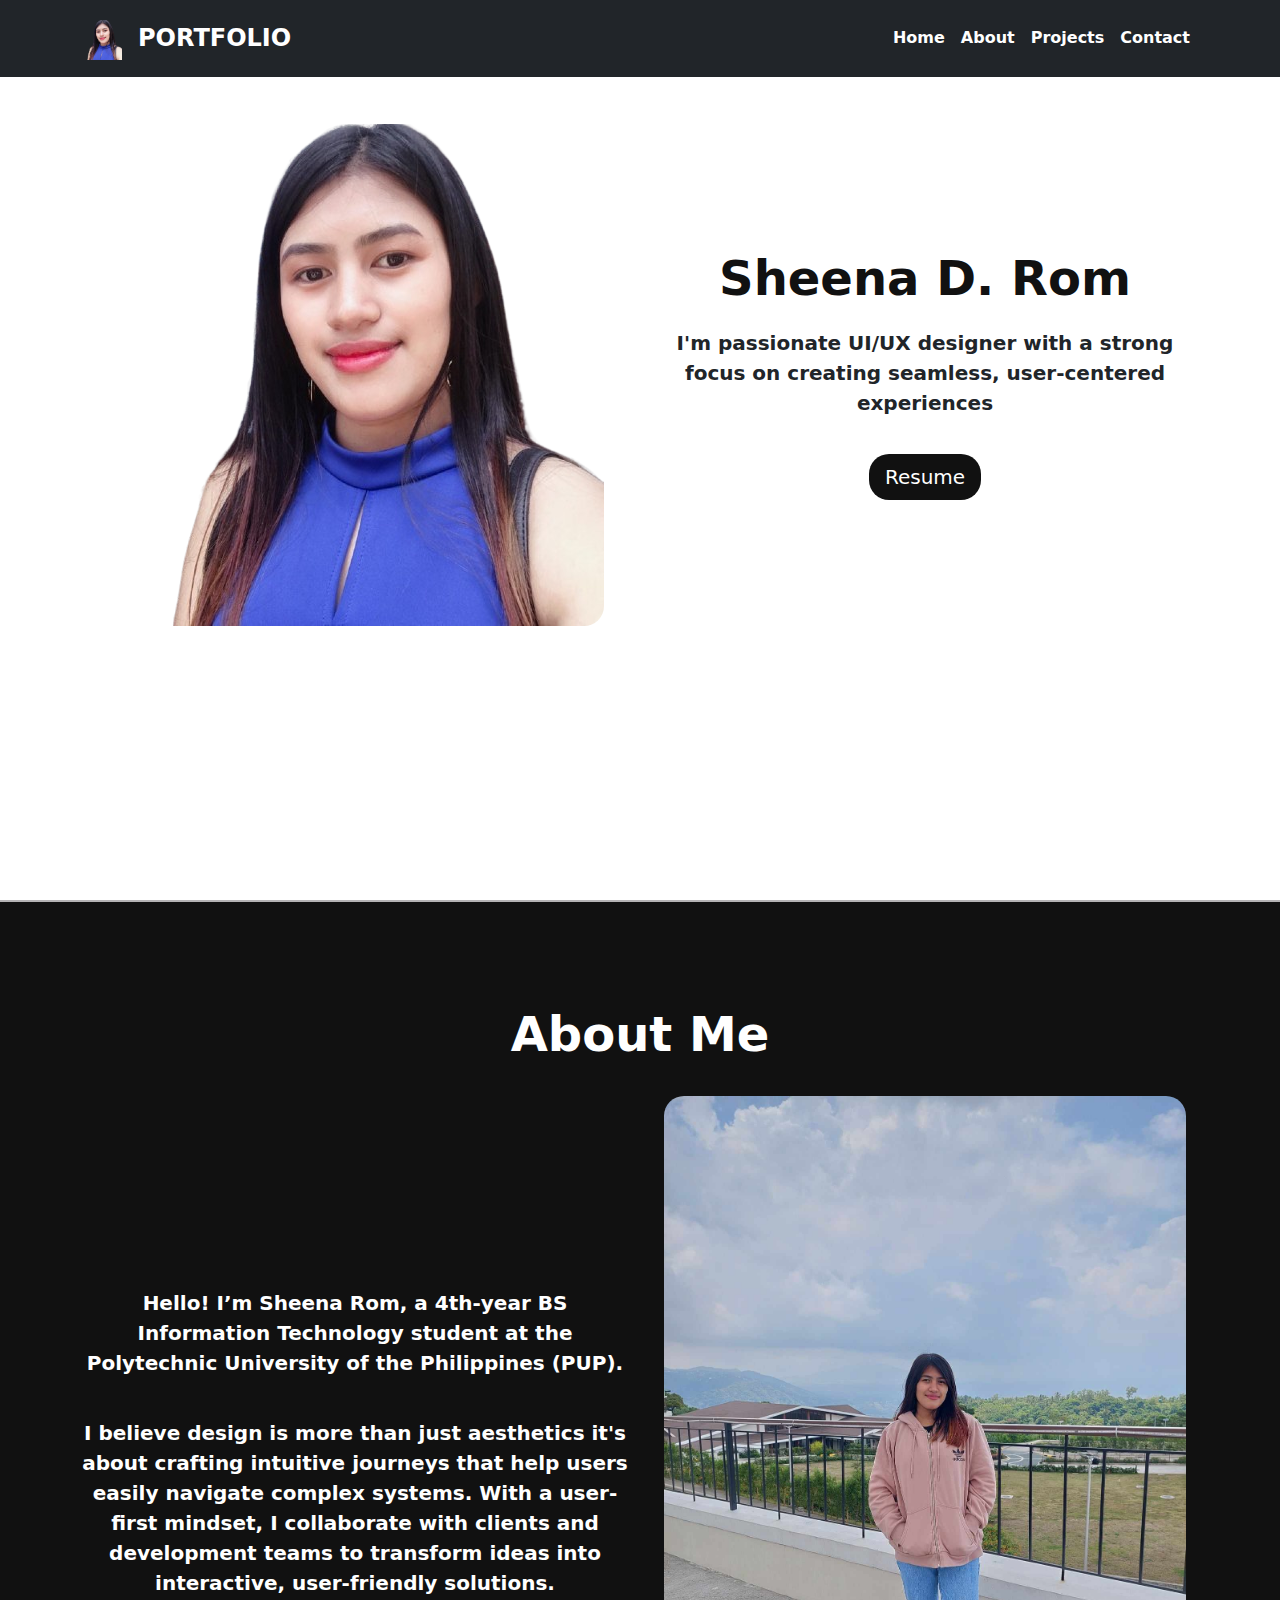
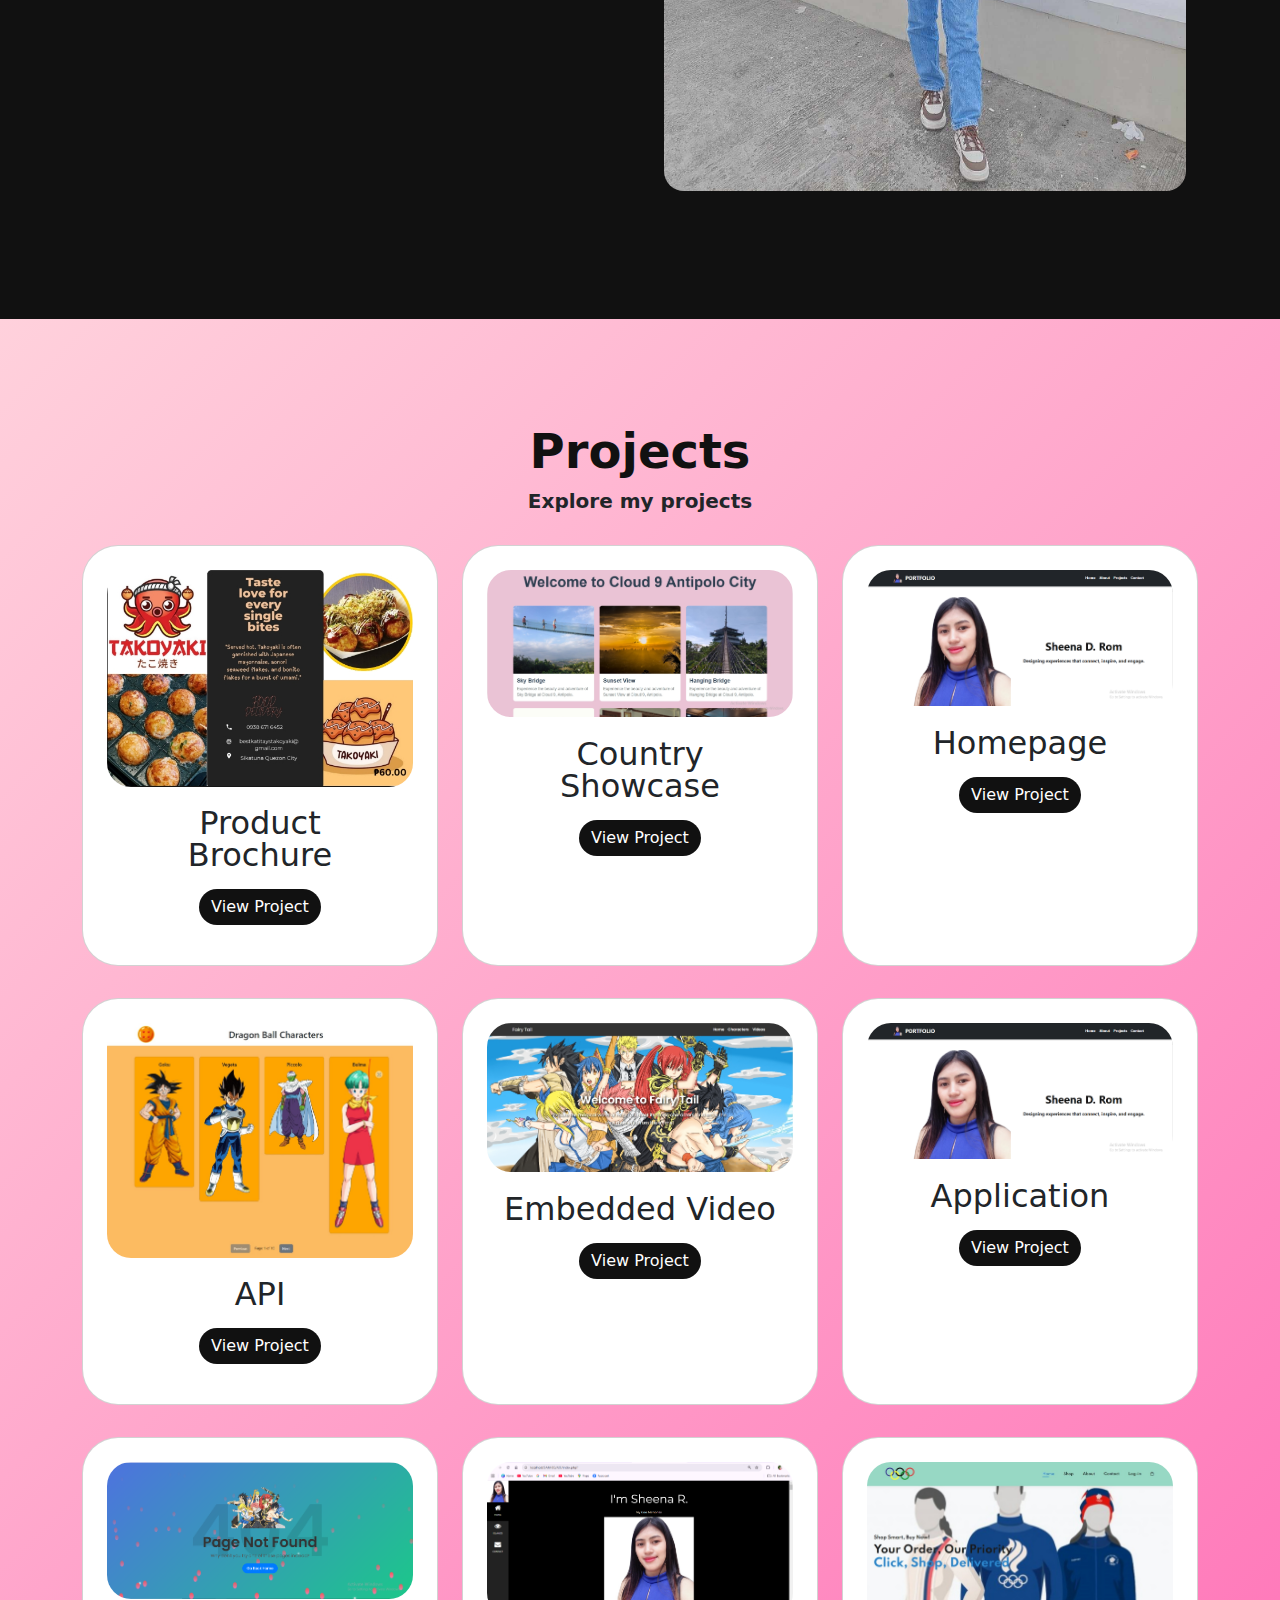
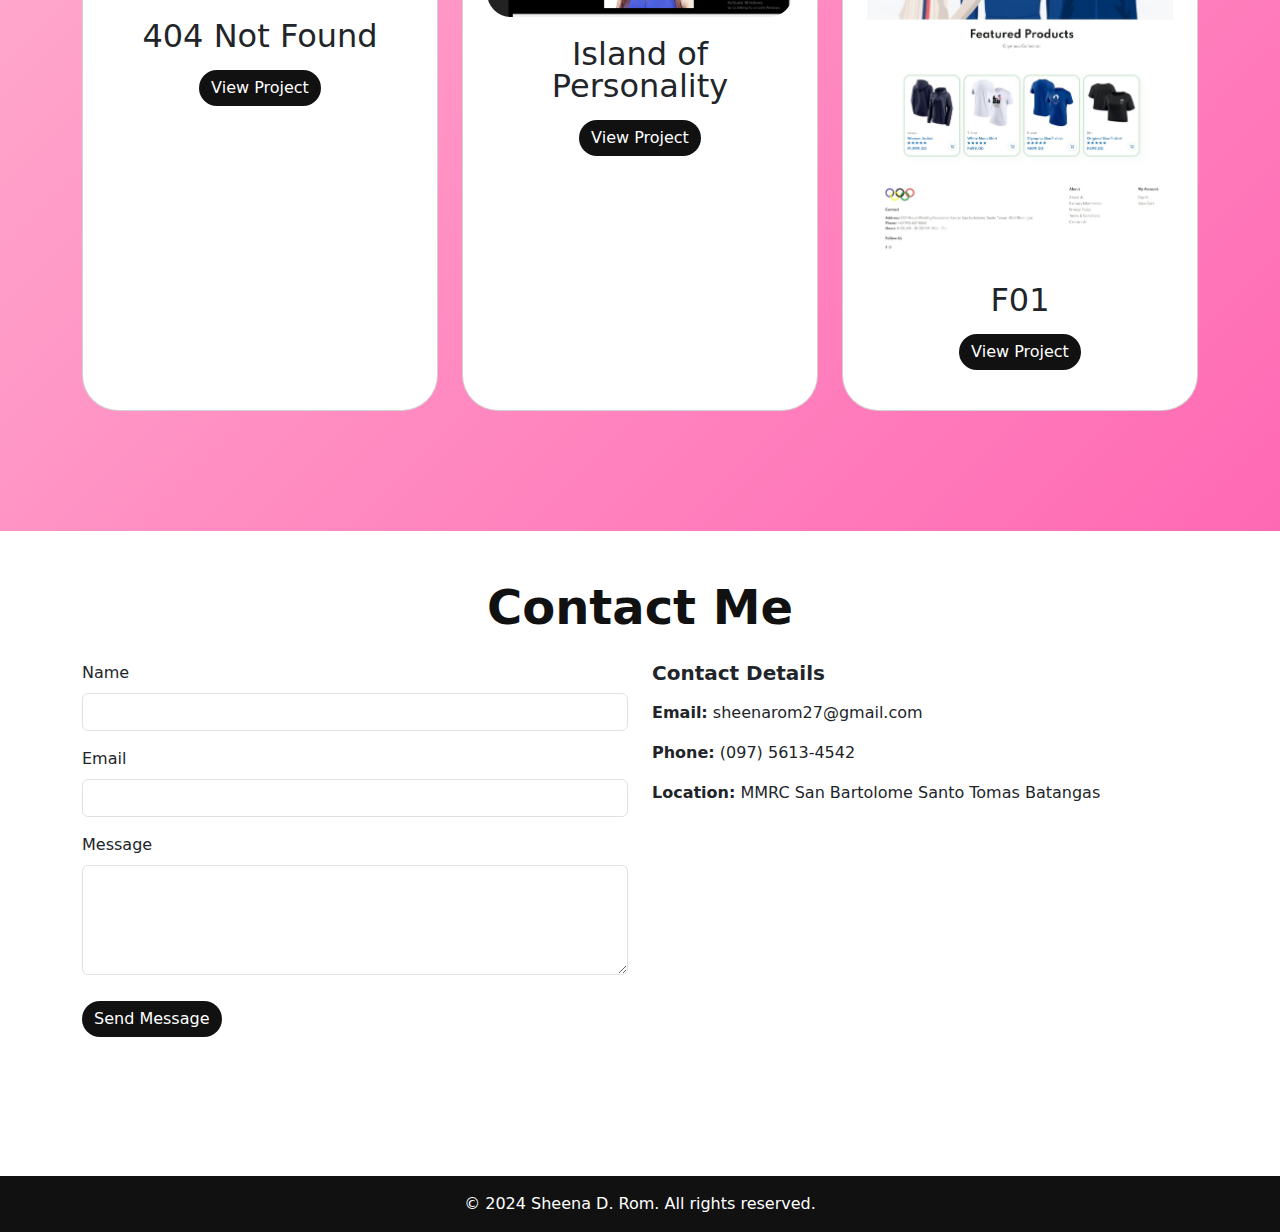
<file: index.html>
<!DOCTYPE html>
<html lang="en">

<head>
    <meta charset="UTF-8">
    <meta content="IE=edge" http-equiv="X-UA-Compatible">
    <meta content="width=device-width, initial-scale=1.0" name="viewport">
    <title>Portfolio</title>
    <link rel="icon" href="imgs/sheena.png" type="image/x-icon" />
    <link href="https://cdn.jsdelivr.net/npm/bootstrap@5.3.3/dist/css/bootstrap.min.css" rel="stylesheet"
        integrity="sha384-QWTKZyjpPEjISv5WaRU9OFeRpok6YctnYmDr5pNlyT2bRjXh0JMhjY6hW+ALEwIH" crossorigin="anonymous">
    <link href="style.css" rel="stylesheet">
</head>

<body>
    <nav class="navbar navbar-expand-lg bg-dark fixed-top">
        <div class="container">
            <a class="navbar-brand text-white" href="index.html">
                <img src="imgs/sheena.png" alt="Logo" width="40" height="40" class="d-inline-block align-text-top"></a>
            <h1 class="fs-4 fw-bold my-3 text-white">PORTFOLIO</h1>
            <button class="navbar-toggler" type="button" data-toggle="collapse" data-target="#navbarNav"
                aria-controls="navbarNav" aria-expanded="false" aria-label="Toggle navigation">
                <span class="navbar-toggler-icon"></span>
            </button>

            <div class="collapse navbar-collapse" id="navbarNav">
                <ul class="navbar-nav ms-auto mb-2 mb-lg-0 text-center fw-bold>
                    <li class=" nav-item"><a class="nav-link" href="#home">Home</a></li>
                    <li class="nav-item"><a class="nav-link" href="#about">About</a></li>
                    <li class="nav-item"><a class="nav-link" href="#projects">Projects</a></li>
                    <li class="nav-item"><a class="nav-link" href="#contact">Contact</a></li>
                </ul>
            </div>
        </div>
    </nav>

    <section id="home" class="text-dark text-center mt-0">
        <div class="container">
            <div class="row align-items-center">
                <div class="col-md-6 d-flex p-4 my-0 align-items-center justify-content-center mb-4 mb-md-0">
                    <img src="imgs/sheena.png" alt="Profile Image" class="profile-img-large">
                </div>
                <div class="col-md-6 text-left">
                    <h1 class="title">Sheena D. Rom</h1>
                    <p class="subTitle text-dark fs-5 fw-bold">I'm passionate UI/UX designer with a strong focus on
                        creating seamless, user-centered experiences
                    </p>
                    <a href="ROM-RESUME.pdf" class="btn btn-primary btn-lg mt-3">Resume</a>
                </div>
            </div>
        </div>
    </section>

    <div id="about" class="section about">
        <div class="container">
            <div class="row">
                <h1 class="title heading-2 text-center text-white">About Me</h1>
                <div class="col-md-6 d-flex flex-column align-items-center justify-content-center">
                    <p class="subTitle text-white fs-5 fw-bold text-center">
                        Hello! I’m Sheena Rom, a 4th-year BS Information Technology student at the Polytechnic
                        University of the Philippines (PUP).
                    </p>
                    <p class="subTitle text-white fs-5 fw-bold text-center">
                        I believe design is more than just aesthetics it's about crafting intuitive journeys that help
                        users easily navigate complex systems. With a user-first mindset, I collaborate with clients and
                        development teams to transform ideas into interactive, user-friendly solutions.
                    </p>
                </div>
                <div class="col-md-6 d-flex p-4 my-0 align-items-center justify-content-center mb-4 mb-md-0">
                    <img src="imgs/Aboutme.jpg" alt="Profile Image" class="profile-img-large">
                </div>
            </div>
        </div>
    </div>

    <section id="projects" class="projects section text-center">
        <div class="container">
            <h1 class="title heading-2 ">Projects</h1>
            <h2 class="subTitle text-dark fs-5 fw-bold">
                Explore my projects
            </h2>
            <div class="row">
                <div class="col-12 col-lg-4 col-md-6 d-flex align-items-stretch my-1"></div>
            </div>
            <div class="row d-flex align-items-stretch justify-content-center" id="container"></div>
        </div>
    </section>

    <section class="container my-5" id="contact">
        <h2 class="text-center mb-4 title">Contact Me</h2>
        <div class="row">
            <div class="col-md-6">
                <form>
                    <div class="mb-3">
                        <label for="name" class="form-label">Name</label>
                        <input type="text" class="form-control" id="name" required />
                    </div>
                    <div class="mb-3">
                        <label for="email" class="form-label">Email</label>
                        <input type="email" class="form-control" id="email" required />
                    </div>
                    <div class="mb-3">
                        <label for="message" class="form-label">Message</label>
                        <textarea class="form-control" id="message" rows="4" required></textarea>
                    </div>
                    <button type="submit" class="btn btn-primary">Send Message</button>
                </form>
            </div>
            <div class="col-md-6">
                <h5><strong>Contact Details</strong></h5>
                <p><strong>Email:</strong> sheenarom27@gmail.com</p>
                <p><strong>Phone:</strong> (097) 5613-4542</p>
                <p><strong>Location:</strong> MMRC San Bartolome Santo Tomas Batangas</p>
                <iframe
                    src="https://www.google.com/maps/embed?pb=!1m18!1m12!1m3!1d3869.41919079843!2d121.1723338738318!3d14.11142798886827!2m3!1f0!2f0!3f0!3m2!1i1024!2i768!4f13.1!3m3!1m2!1s0x33bd66766c78c6d3%3A0xd8eff2f703991b0a!2sMount%20Makiling%20Re-Creation%20Center!5e0!3m2!1sen!2sph!4v1732458126364!5m2!1sen!2sph"
                    width="100%" height="300" style="border: 0;" allowfullscreen="" loading="lazy">
                </iframe>
            </div>
        </div>
        </div>
    </section>

    <footer id="footer" class="footer text-white d-flex text-center" style="background-color: #111;">
        <div class="footer-text w-100">
            <p>&copy; 2024 Sheena D. Rom. All rights reserved.</p>
        </div>
    </footer>

    <script src="https://cdn.jsdelivr.net/npm/bootstrap@5.3.3/dist/js/bootstrap.bundle.min.js"
        integrity="sha384-YvpcrYf0tY3lHB60NNkmXc5s9fDVZLESaAA55NDzOxhy9GkcIdslK1eN7N6jIeHz"
        crossorigin="anonymous"></script>
    <script src="https://code.jquery.com/jquery-3.5.1.slim.min.js"></script>
    <script src="https://maxcdn.bootstrapcdn.com/bootstrap/4.5.2/js/bootstrap.min.js"></script>

    <script>
        document.querySelectorAll('a.nav-link').forEach(anchor => {
            anchor.addEventListener('click', function (e) {
                e.preventDefault();
                document.querySelector(this.getAttribute('href')).scrollIntoView({
                    behavior: 'smooth'
                });
            });
        });

        var images = ["imgs/Activity1.png", "imgs/Activity2.png", "imgs/Homepage.png", "imgs/Activity4.jpeg", "imgs/Embed.png", "imgs/Homepage.png", "imgs/404.png","imgs/IslandofPersonality.png","imgs/SAMBE.jpeg"];
        var names = ["Product Brochure", "Country Showcase", "Homepage", "API", "Embedded Video", "Application", "404 Not Found", "Island of Personality","F01"]
        var links = ["https://drive.google.com/file/d/1odsBrcuTMYkuc-awn1J7fvpxaEjKn9nr/view?usp=sharing",
            "Act 2/index.html",
            "#",
            "Act 4/index.html",
            "Act 5/index.html", "https://drive.google.com/drive/folders/1490rglE1EMeCyQOCzl666uZFiYnXwzOX", "404.html","A05/A05/index.php"]

        for (var i = 0; i < names.length; i++) {
            var container = document.getElementById("container");
            container.innerHTML += `
            <div class="col-12 col-lg-4 d-flex align-items-stretch my-3">
                <div class="card">
                    <img src="${images[i]}" class="card-img-top">
                    <div class="card-body">
                        <h1 class="card-title poppins-regular text-center">${names[i]}</h1>
                        <a href="${links[i]}" class="btn btn-primary align-items-stretch ">View Project</a>
                    </div>
                </div>
            </div>`;
        }
    </script>

</body>

</html>
</file>
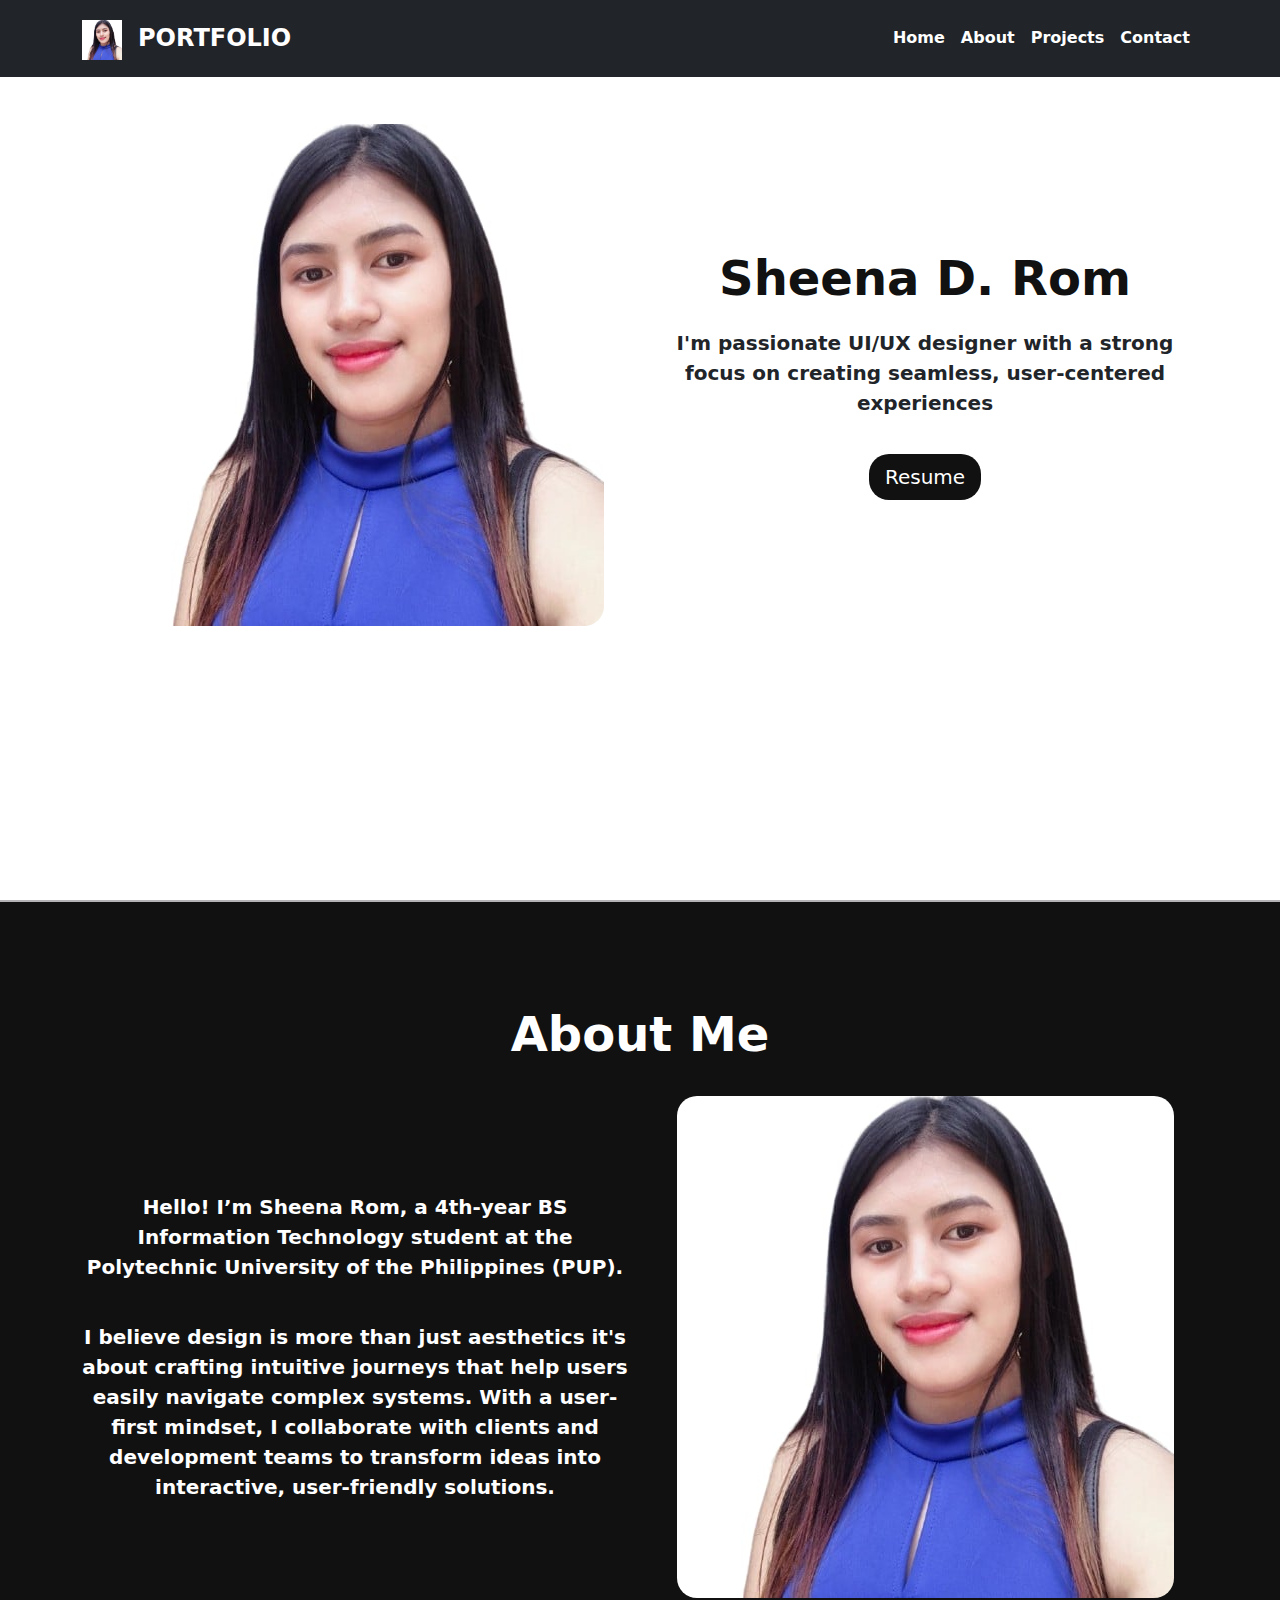
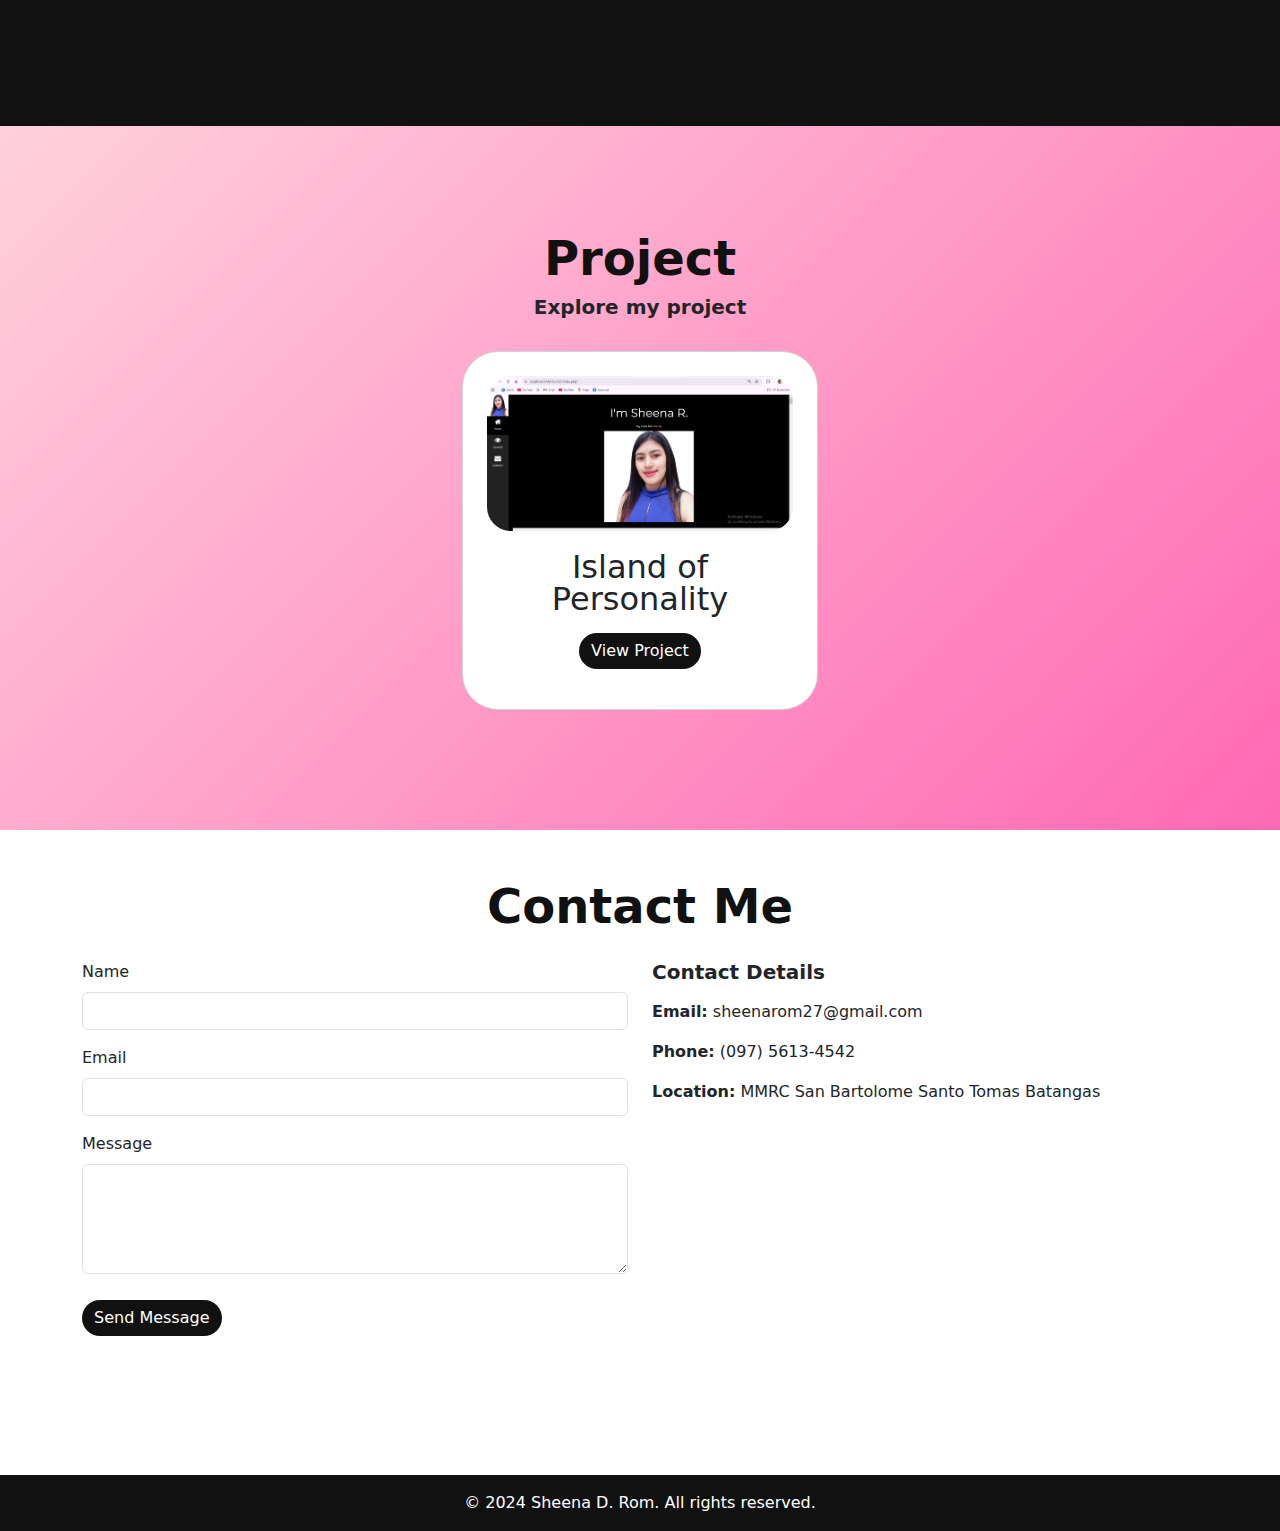
<file: A05/index.html>
<!DOCTYPE html>
<html lang="en">

<head>
    <meta charset="UTF-8">
    <meta content="IE=edge" http-equiv="X-UA-Compatible">
    <meta content="width=device-width, initial-scale=1.0" name="viewport">
    <title>Portfolio</title>
    <link rel="icon" href="A05/imgs/profile.jpg" type="image/x-icon" />
    <link href="https://cdn.jsdelivr.net/npm/bootstrap@5.3.3/dist/css/bootstrap.min.css" rel="stylesheet"
        integrity="sha384-QWTKZyjpPEjISv5WaRU9OFeRpok6YctnYmDr5pNlyT2bRjXh0JMhjY6hW+ALEwIH" crossorigin="anonymous">
    <link href="style.css" rel="stylesheet">
</head>

<body>
    <nav class="navbar navbar-expand-lg bg-dark fixed-top">
        <div class="container">
            <a class="navbar-brand text-white" href="index.html">
                <img src="A05/imgs/profile.jpg" alt="Logo" width="40" height="40" class="d-inline-block align-text-top"></a>
            <h1 class="fs-4 fw-bold my-3 text-white">PORTFOLIO</h1>
            <button class="navbar-toggler" type="button" data-toggle="collapse" data-target="#navbarNav"
                aria-controls="navbarNav" aria-expanded="false" aria-label="Toggle navigation">
                <span class="navbar-toggler-icon"></span>
            </button>

            <div class="collapse navbar-collapse" id="navbarNav">
                <ul class="navbar-nav ms-auto mb-2 mb-lg-0 text-center fw-bold>
                    <li class=" nav-item"><a class="nav-link" href="#home">Home</a></li>
                    <li class="nav-item"><a class="nav-link" href="#about">About</a></li>
                    <li class="nav-item"><a class="nav-link" href="#projects">Projects</a></li>
                    <li class="nav-item"><a class="nav-link" href="#contact">Contact</a></li>
                </ul>
            </div>
        </div>
    </nav>

    <section id="home" class="text-dark text-center mt-0">
        <div class="container">
            <div class="row align-items-center">
                <div class="col-md-6 d-flex p-4 my-0 align-items-center justify-content-center mb-4 mb-md-0">
                    <img src="A05/imgs/profile.jpg" alt="Profile Image" class="profile-img-large">
                </div>
                <div class="col-md-6 text-left">
                    <h1 class="title">Sheena D. Rom</h1>
                    <p class="subTitle text-dark fs-5 fw-bold">I'm passionate UI/UX designer with a strong focus on
                        creating seamless, user-centered experiences
                    </p>
                    <a href="ROM-RESUME.pdf" class="btn btn-primary btn-lg mt-3">Resume</a>
                </div>
            </div>
        </div>
    </section>

    <div id="about" class="section about">
        <div class="container">
            <div class="row">
                <h1 class="title heading-2 text-center text-white">About Me</h1>
                <div class="col-md-6 d-flex flex-column align-items-center justify-content-center">
                    <p class="subTitle text-white fs-5 fw-bold text-center">
                        Hello! I’m Sheena Rom, a 4th-year BS Information Technology student at the Polytechnic
                        University of the Philippines (PUP).
                    </p>
                    <p class="subTitle text-white fs-5 fw-bold text-center">
                        I believe design is more than just aesthetics it's about crafting intuitive journeys that help
                        users easily navigate complex systems. With a user-first mindset, I collaborate with clients and
                        development teams to transform ideas into interactive, user-friendly solutions.
                    </p>
                </div>
                <div class="col-md-6 d-flex p-4 my-0 align-items-center justify-content-center mb-4 mb-md-0">
                    <img src="A05/imgs/profile.jpg" alt="Profile Image" class="profile-img-large">
                </div>
            </div>
        </div>
    </div>

    <section id="projects" class="projects section text-center">
        <div class="container">
            <h1 class="title heading-2 ">Project</h1>
            <h2 class="subTitle text-dark fs-5 fw-bold">
                Explore my project
            </h2>
            <div class="row">
                <div class="col-12 col-lg-4 col-md-6 d-flex align-items-stretch my-1"></div>
            </div>
            <div class="row d-flex align-items-stretch justify-content-center" id="container"></div>
        </div>
    </section>

    <section class="container my-5" id="contact">
        <h2 class="text-center mb-4 title">Contact Me</h2>
        <div class="row">
            <div class="col-md-6">
                <form>
                    <div class="mb-3">
                        <label for="name" class="form-label">Name</label>
                        <input type="text" class="form-control" id="name" required />
                    </div>
                    <div class="mb-3">
                        <label for="email" class="form-label">Email</label>
                        <input type="email" class="form-control" id="email" required />
                    </div>
                    <div class="mb-3">
                        <label for="message" class="form-label">Message</label>
                        <textarea class="form-control" id="message" rows="4" required></textarea>
                    </div>
                    <button type="submit" class="btn btn-primary">Send Message</button>
                </form>
            </div>
            <div class="col-md-6">
                <h5><strong>Contact Details</strong></h5>
                <p><strong>Email:</strong> sheenarom27@gmail.com</p>
                <p><strong>Phone:</strong> (097) 5613-4542</p>
                <p><strong>Location:</strong> MMRC San Bartolome Santo Tomas Batangas</p>
                <iframe
                    src="https://www.google.com/maps/embed?pb=!1m18!1m12!1m3!1d3869.41919079843!2d121.1723338738318!3d14.11142798886827!2m3!1f0!2f0!3f0!3m2!1i1024!2i768!4f13.1!3m3!1m2!1s0x33bd66766c78c6d3%3A0xd8eff2f703991b0a!2sMount%20Makiling%20Re-Creation%20Center!5e0!3m2!1sen!2sph!4v1732458126364!5m2!1sen!2sph"
                    width="100%" height="300" style="border: 0;" allowfullscreen="" loading="lazy">
                </iframe>
            </div>
        </div>
        </div>
    </section>

    <footer id="footer" class="footer text-white d-flex text-center" style="background-color: #111;">
        <div class="footer-text w-100">
            <p>&copy; 2024 Sheena D. Rom. All rights reserved.</p>
        </div>
    </footer>

    <script src="https://cdn.jsdelivr.net/npm/bootstrap@5.3.3/dist/js/bootstrap.bundle.min.js"
        integrity="sha384-YvpcrYf0tY3lHB60NNkmXc5s9fDVZLESaAA55NDzOxhy9GkcIdslK1eN7N6jIeHz"
        crossorigin="anonymous"></script>
    <script src="https://code.jquery.com/jquery-3.5.1.slim.min.js"></script>
    <script src="https://maxcdn.bootstrapcdn.com/bootstrap/4.5.2/js/bootstrap.min.js"></script>

    <script>
        document.querySelectorAll('a.nav-link').forEach(anchor => {
            anchor.addEventListener('click', function (e) {
                e.preventDefault();
                document.querySelector(this.getAttribute('href')).scrollIntoView({
                    behavior: 'smooth'
                });
            });
        });

        var images = ["A05/imgs/IslandofPersonality.png"];
        var names = ["Island of Personality"]
        var links = ["A05/index.php"]

        for (var i = 0; i < names.length; i++) {
            var container = document.getElementById("container");
            container.innerHTML += `
            <div class="col-12 col-lg-4 d-flex align-items-stretch my-3">
                <div class="card">
                    <img src="${images[i]}" class="card-img-top">
                    <div class="card-body">
                        <h1 class="card-title poppins-regular text-center">${names[i]}</h1>
                        <a href="${links[i]}" class="btn btn-primary align-items-stretch ">View Project</a>
                    </div>
                </div>
            </div>`
        }
    </script>

</body>

</html>
</file>
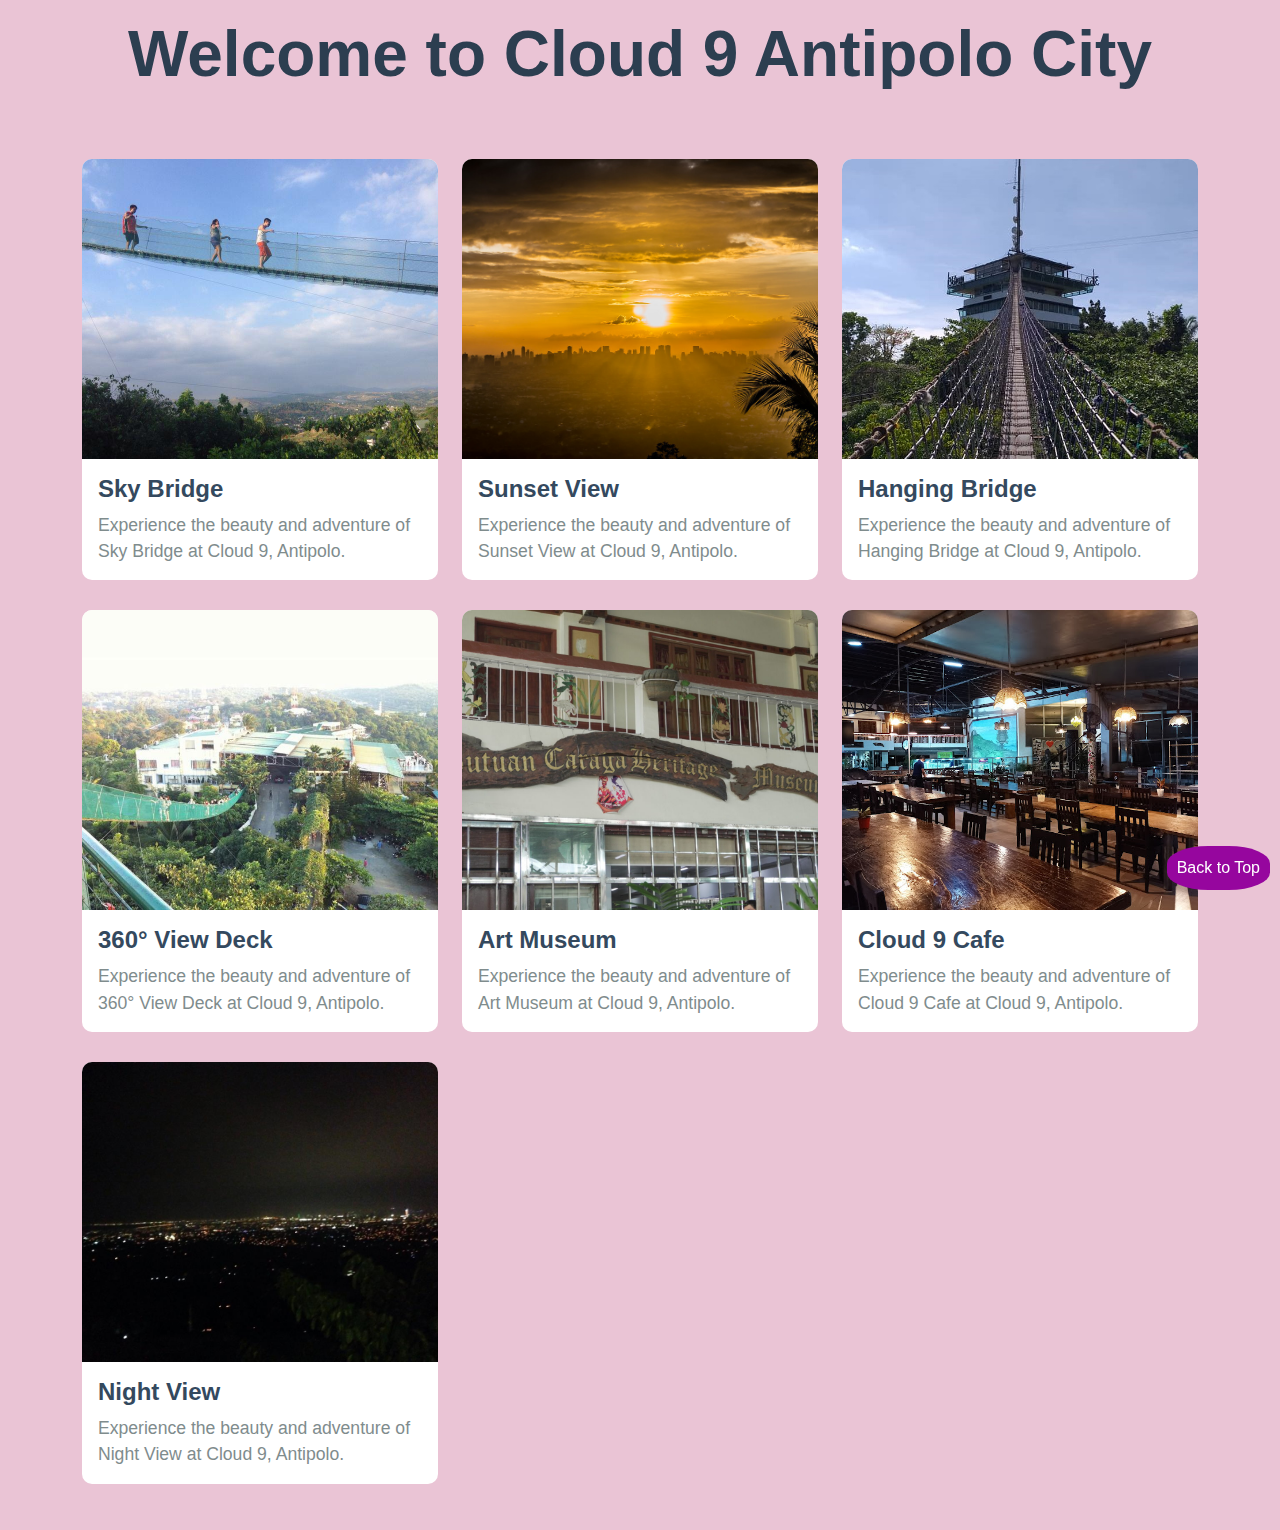
<file: Act 2/index.html>
<!doctype html>
<html lang="en">

<head>
  <meta charset="utf-8">
  <meta name="viewport" content="width=device-width, initial-scale=1">
  <title>Cloud 9 Antipolo City</title>
  <link href="https://cdn.jsdelivr.net/npm/bootstrap@5.3.3/dist/css/bootstrap.min.css" rel="stylesheet"
    integrity="sha384-QWTKZyjpPEjISv5WaRU9OFeRpok6YctnYmDr5pNlyT2bRjXh0JMhjY6hW+ALEwIH" crossorigin="anonymous">
    <link
    rel="icon"
    href="https://i.pinimg.com/736x/78/2b/a2/782ba2925c0500abd46286dd07ddc226.jpg"
    type="image/png"
  />
  <style>
    body {
      background-color: #eac4d5;
      font-family: 'Arial', sans-serif;
    }

    .display-3 {
      color: #2c3e50;
      text-align: center;
      margin-bottom: 50px;
      font-weight: bold;
    }

    .card {
      border: none;
      transition: transform 0.3s ease, box-shadow 0.3s ease;
      border-radius: 10px;
      overflow: hidden;
      margin-bottom: 30px;
    }

    .card:hover {
      transform: scale(1.05);
      box-shadow: 0 10px 20px rgba(0, 0, 0, 0.2);
    }

    .card-img-top {
      height: 300px;
      object-fit: cover;
    }

    .card-title {
      font-size: 1.5rem;
      font-weight: bold;
      color: #34495e;
    }

    .card-text {
      color: #7f8c8d;
      font-size: 1.1rem;
    }

    @media (max-width: 768px) {
      .card {
        margin-bottom: 20px;
      }

      .card-img-top {
        height: 200px;
      }
    }
       #sticky-button {
            position: fixed;
            bottom: 10px;
            right: 10px;
            z-index: 9999;
            background-color: #96069e;
            color: #fff;
            padding: 10px;
            border-radius: 40%;
            cursor: pointer;
            text-decoration: none;
    }
  </style>
</head>

<body>
  <div class="container">
    <div class="row my-3">
      <div class="col">
        <div class="display-3">
          Welcome to Cloud 9 Antipolo City
        </div>
      </div>
    </div>
    <div class="row my-3" id="container">
    </div>
  </div>

  <script src="https://cdn.jsdelivr.net/npm/bootstrap@5.3.3/dist/js/bootstrap.bundle.min.js"
    integrity="sha384-YvpcrYf0tY3lHB60NNkmXc5s9fDVZLESaAA55NDzOxhy9GkcIdslK1eN7N6jIeHz" crossorigin="anonymous">
  </script>
  <script src="https://cdn.jsdelivr.net/npm/@popperjs/core@2.11.8/dist/umd/popper.min.js"
    integrity="sha384-I7E8VVD/ismYTF4hNIPjVp/Zjvgyol6VFvRkX/vR+Vc4jQkC+hVqc2pM8ODewa9r" crossorigin="anonymous">
  </script>
  <script src="https://cdn.jsdelivr.net/npm/bootstrap@5.3.3/dist/js/bootstrap.min.js"
    integrity="sha384-0pUGZvbkm6XF6gxjEnlmuGrJXVbNuzT9qBBavbLwCsOGabYfZo0T0to5eqruptLy" crossorigin="anonymous">
  </script>

  <script>
    var fnames = ["Sky Bridge", "Sunset View", "Hanging Bridge", "360° View Deck", "Art Museum", "Cloud 9 Cafe", "Night View"];
    var pics = ["imgs/Sky Bridge.jpg", "imgs/Sunset view.jpg", "imgs/Cloud-9-Antipolo-Hanging Bridge.jpg", "imgs/Cloud-9-360 View.jpeg", "imgs/Art Museum.jpg", "imgs/Cloud 9 Cafe.jpg", "imgs/night view.jpg"];

    for (var i = 0; i < fnames.length; i++) {
      var container = document.getElementById("container");
      container.innerHTML += "<div class=\"col-12 col-md-6 col-lg-4\"><div class=\"card\" id=\"card" + i + "\" onmouseenter=\"addShadow('card" + i + "')\" onmouseleave=\"removeShadow('card" + i + "')\"><img src=\"" + pics[i] + "\" class=\"card-img-top\" alt=\"" + fnames[i] + "\"><div class=\"card-body\"><h5 class=\"card-title\">" + fnames[i] + "</h5><p class=\"card-text\">Experience the beauty and adventure of " + fnames[i] + " at Cloud 9, Antipolo.</p></div></div></div>";
    }

    function addShadow(id) {
      document.getElementById(id).classList.add("shadow");
    }

    function removeShadow(id) {
      document.getElementById(id).classList.remove("shadow");
    }
  </script>

    <a href="#" id="sticky-button">Back to Top</a>
</body>

</html>
</file>
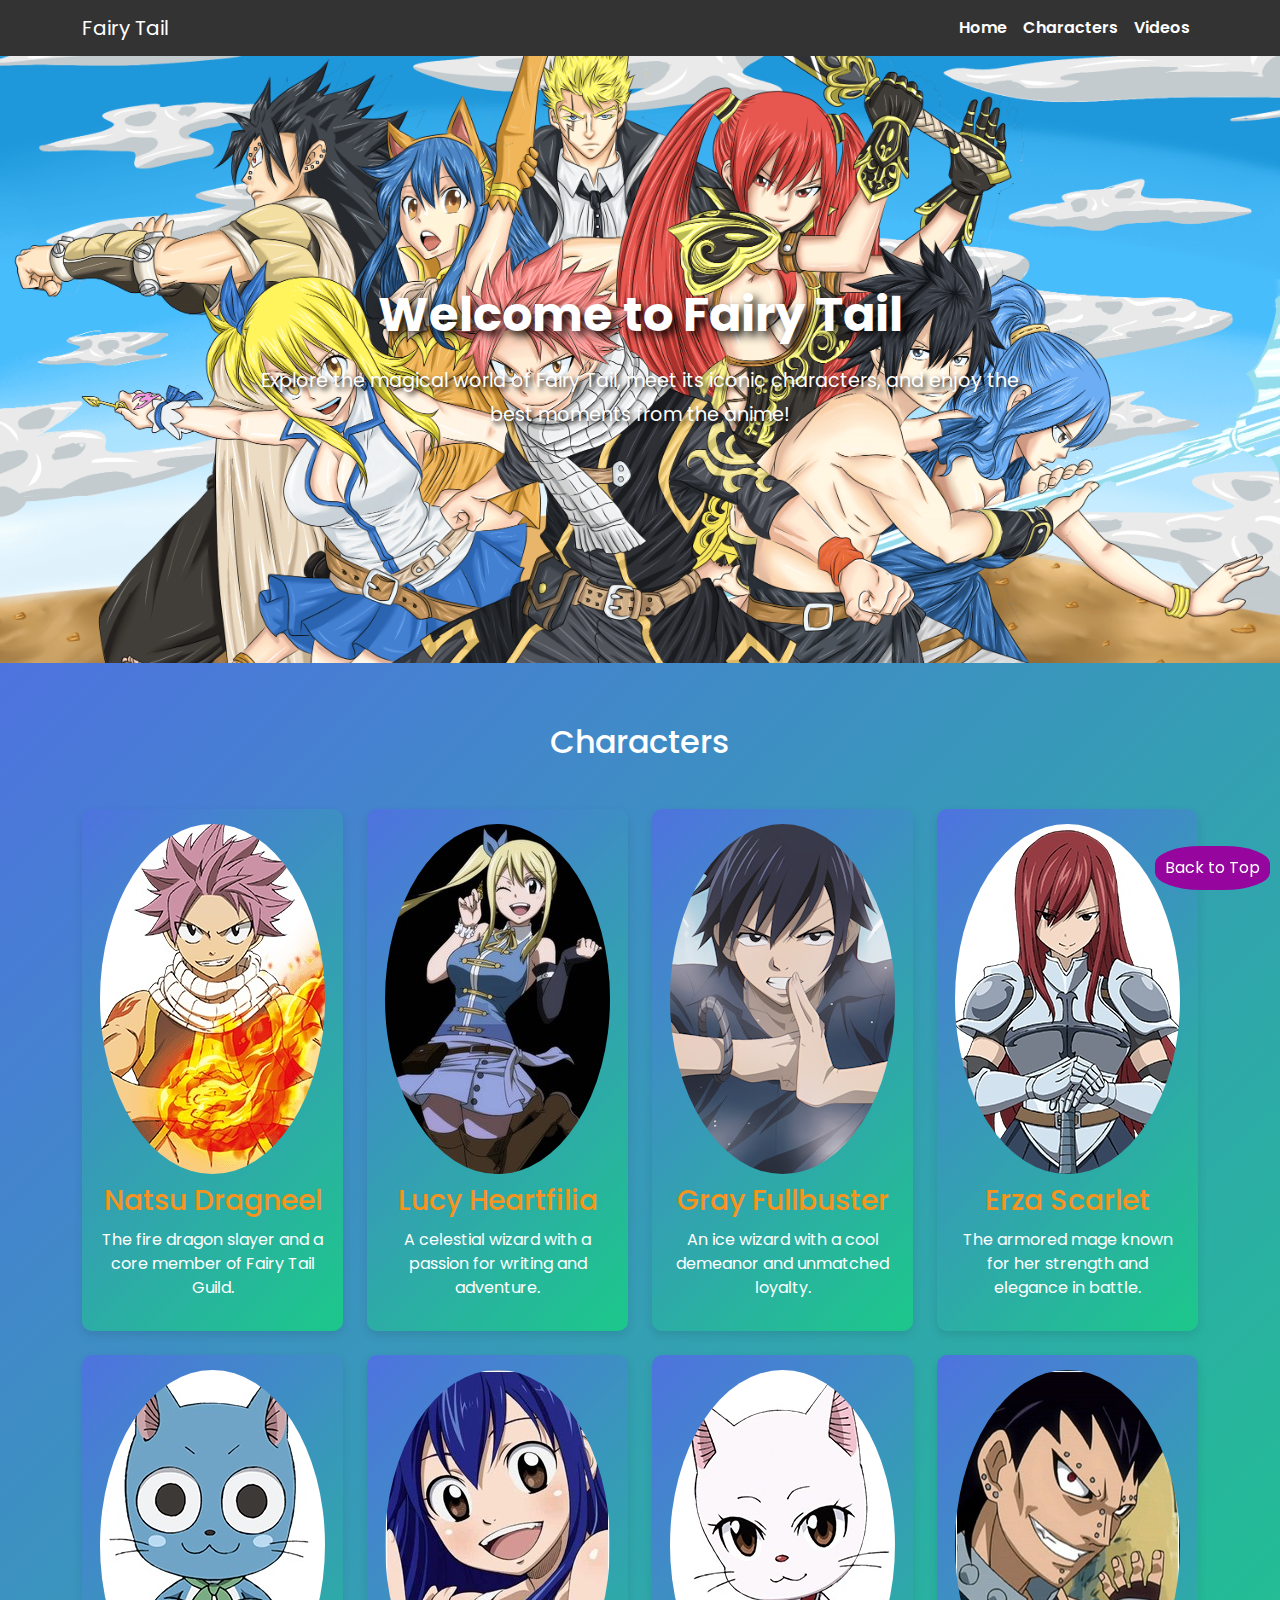
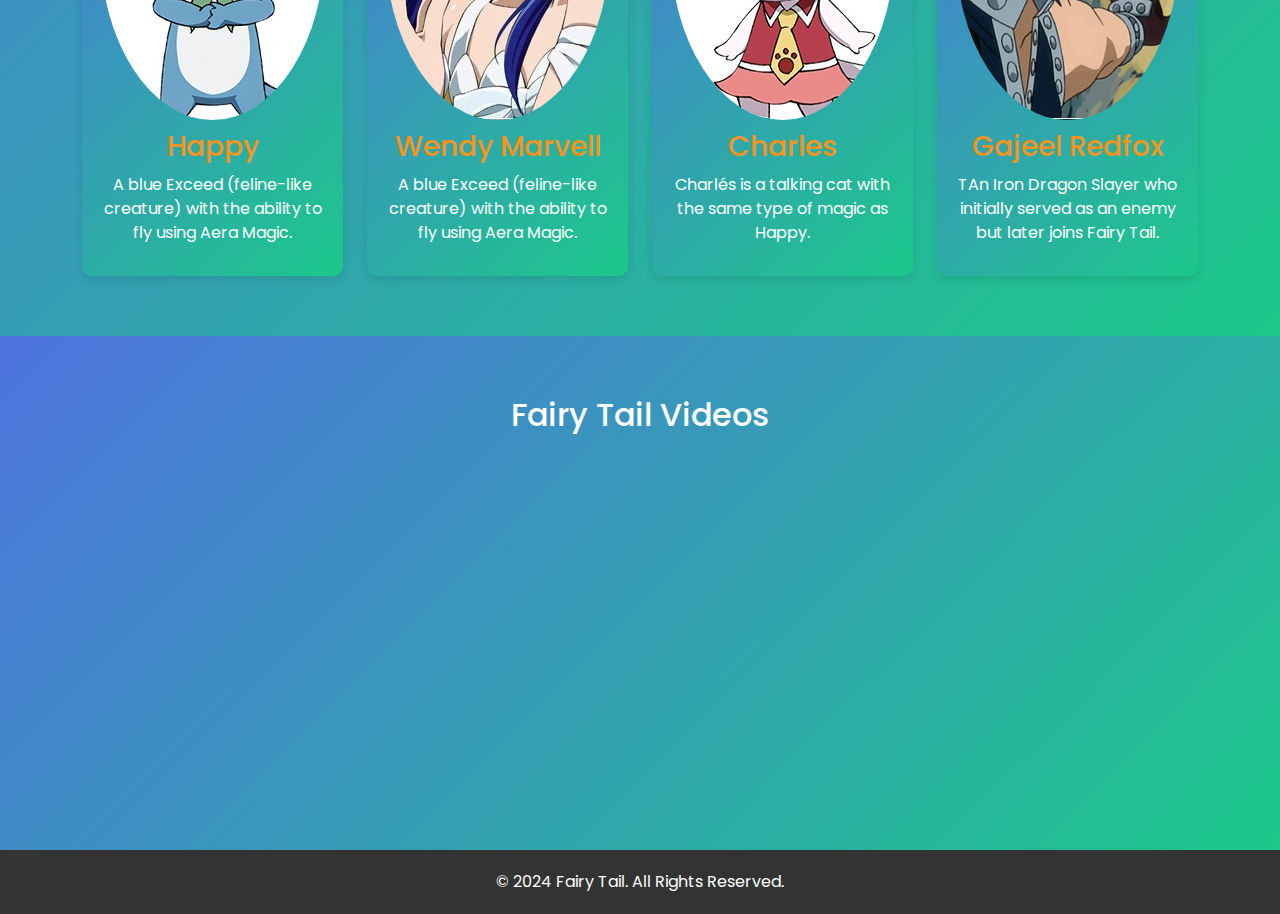
<file: Act 5/index.html>
<!DOCTYPE html>
<html lang="en">

<head>
    <meta charset="UTF-8">
    <meta name="viewport" content="width=device-width, initial-scale=1.0">
    <title>Fairy Tail</title>
    <link rel="icon" href="https://i.pinimg.com/736x/78/2b/a2/782ba2925c0500abd46286dd07ddc226.jpg" type="image/png" />
    <link href="https://cdn.jsdelivr.net/npm/bootstrap@5.3.0/dist/css/bootstrap.min.css" rel="stylesheet">
    <link href="https://fonts.googleapis.com/css2?family=Poppins:wght@400;600&display=swap" rel="stylesheet">
    <style>
        * {
            font-family: 'Poppins', sans-serif;
        }

        .navbar {
            background-color: #333;
        }

        .navbar .nav-link {
            color: #fff;
            font-size: 1rem;
            font-weight: 600;
            transition: color 0.3s, background-color 0.3s;
        }

        .navbar .nav-link:hover {
            color: #fff;
            background-color: #f7941d;
            border-radius: 5px;
        }

        #home {
            background-image: url('img/background.png');
            background-size: cover;
            background-repeat: no-repeat;
            background-position: center;
            text-align: center;
            color: linear-gradient(135deg, #4e73df, #1cc88a);
            padding: 230px 20px;
            font-family: 'Poppins', sans-serif;
            color: #fff;
        }

        @media (max-width: 768px) {
            #home {
                background-size: contain;
                background-attachment: fixed;
            }

            #home h1 {
                font-size: 2rem;
            }

            #home p {
                font-size: 1rem;
            }
        }

        #home .container {
            max-width: 800px;
            margin: 0 auto;
        }

        #home h1 {
            font-size: 3rem;
            font-weight: 700;
            margin-bottom: 20px;
            text-shadow: 5px 5px 10px rgba(1, 1, 1, 1);
        }

        #home p {
            font-size: 1.2rem;
            line-height: 1.8;
            margin: 0 auto;
            text-shadow: 3px 3px 5px rgba(1, 1, 1, 1);
        }

        .characters-section,
        .videos-section {
            background: linear-gradient(135deg, #4e73df, #1cc88a);
            padding: 60px 20px;
            color: #fff;
        }

        .character-card {
            background: linear-gradient(135deg, #4e73df, #1cc88a);
            border-radius: 10px;
            overflow: hidden;
            box-shadow: 0 4px 10px rgba(0, 0, 0, 0.1);
            text-align: center;
            padding: 15px;
            transition: transform 0.3s;
        }

        .character-card:hover {
            background: linear-gradient(to bottom, #6a82fb, #fc5c7d);
        }

        .character-card img {
            max-width: 100%;
            border-radius: 50%;
            margin-bottom: 10px;
        }

        .character-card h3 {
            color: #f7941d;
            margin-bottom: 10px;
        }

        iframe {
            width: 100%;
            height: 300px;
            border: none;
        }

        @media (max-width: 576px) {
            iframe {
                height: 200px;
            }
        }

        footer {
            background-color: #333;
            color: #fff;
            padding: 20px 0;
        }

        footer p {
            margin: 0;
            font-size: 1rem;
        }

        footer {
            background-color: #333;
            color: #fff;
            padding: 20px 0;
        }

        footer p {
            margin: 0;
            font-size: 1rem;
        }

        #sticky-button {
            position: fixed;
            bottom: 10px;
            right: 10px;
            z-index: 9999;
            background-color: #96069e;
            color: #fff;
            padding: 10px;
            border-radius: 40%;
            cursor: pointer;
            text-decoration: none;
        }

        @media (max-width: 576px) {
            #sticky-button {
                padding: 8px;
            }
        }
    </style>
</head>

<body>
    <nav class="navbar navbar-expand-lg navbar-dark">
        <div class="container">
            <a class="navbar-brand" href="#home">Fairy Tail</a>
            <button class="navbar-toggler" type="button" data-bs-toggle="collapse" data-bs-target="#navbarNav"
                aria-controls="navbarNav" aria-expanded="false" aria-label="Toggle navigation">
                <span class="navbar-toggler-icon"></span>
            </button>
            <div class="collapse navbar-collapse" id="navbarNav">
                <ul class="navbar-nav ms-auto">
                    <li class="nav-item">
                        <a class="nav-link" href="#home">Home</a>
                    </li>
                    <li class="nav-item">
                        <a class="nav-link" href="#characters">Characters</a>
                    </li>
                    <li class="nav-item">
                        <a class="nav-link" href="#videos">Videos</a>
                    </li>
                </ul>
            </div>
        </div>
    </nav>

    <section id="home" class="hero-section">
        <div class="container text-center">
            <h1>Welcome to Fairy Tail</h1>
            <p>Explore the magical world of Fairy Tail, meet its iconic characters, and enjoy the best moments from the
                anime!</p>
        </div>
    </section>

    <section id="characters" class="characters-section">
        <div class="container">
            <h2 class="text-center mb-5">Characters</h2>
            <div class="row g-4">
                <div class="col-md-3 col-sm-6">
                    <div class="character-card">
                        <img src="img/Natsu.jpg" alt="Natsu Dragneel">
                        <h3>Natsu Dragneel</h3>
                        <p>The fire dragon slayer and a core member of Fairy Tail Guild.</p>
                    </div>
                </div>
                <div class="col-md-3 col-sm-6">
                    <div class="character-card">
                        <img src="img/Lucy.jpg" alt="Lucy Heartfilia">
                        <h3>Lucy Heartfilia</h3>
                        <p>A celestial wizard with a passion for writing and adventure.</p>
                    </div>
                </div>
                <div class="col-md-3 col-sm-6">
                    <div class="character-card">
                        <img src="img/Gray.jpg" alt="Gray Fullbuster">
                        <h3>Gray Fullbuster</h3>
                        <p>An ice wizard with a cool demeanor and unmatched loyalty.</p>
                    </div>
                </div>
                <div class="col-md-3 col-sm-6">
                    <div class="character-card">
                        <img src="img/Ezra.jpg" alt="Erza Scarlet">
                        <h3>Erza Scarlet</h3>
                        <p>The armored mage known for her strength and elegance in battle.</p>
                    </div>
                </div>
                <div class="col-md-3 col-sm-6">
                    <div class="character-card">
                        <img src="img/Happy.jpg" alt="Happy">
                        <h3>Happy</h3>
                        <p> A blue Exceed (feline-like creature) with the ability to fly using Aera Magic. </p>
                    </div>
                </div>
                <div class="col-md-3 col-sm-6">
                    <div class="character-card">
                        <img src="img/Wendy.jpg" alt="Wendy Marvell">
                        <h3>Wendy Marvell</h3>
                        <p>A blue Exceed (feline-like creature) with the ability to fly using Aera Magic.</p>
                    </div>
                </div>
                <div class="col-md-3 col-sm-6">
                    <div class="character-card">
                        <img src="img/Charles.jpg" alt="Charles">
                        <h3>Charles</h3>
                        <p>Charlés is a talking cat with the same type of magic as Happy.</p>
                    </div>
                </div>
                <div class="col-md-3 col-sm-6">
                    <div class="character-card">
                        <img src="img/Gajeel.jpg" alt="Gajeel Redfox">
                        <h3>Gajeel Redfox</h3>
                        <p>TAn Iron Dragon Slayer who initially served as an enemy but later joins Fairy Tail.</p>
                    </div>
                </div>
            </div>
        </div>
    </section>

    <section id="videos" class="videos-section">
        <div class="container">
            <h2 class="text-center mb-5">Fairy Tail Videos</h2>
            <div class="row g-4">
                <div class="col-md-6">
                    <iframe src="https://www.youtube.com/embed/eQo-jGm2L6Q?si=u-wDzlt9bpR9kylu"
                        allowfullscreen></iframe>
                </div>
                <div class="col-md-6">
                    <iframe src="https://www.youtube.com/embed/7QQPEOcXkrY?si=MUyGKBu_NUs-nM_u"
                        allowfullscreen></iframe>
                </div>
            </div>
        </div>
    </section>

    <a href="index.html" id="sticky-button">Back to Top</a>

    <footer>
        <div class="container text-center">
            <p>&copy; 2024 Fairy Tail. All Rights Reserved.</p>
        </div>
    </footer>

    <script src="https://cdn.jsdelivr.net/npm/bootstrap@5.3.0/dist/js/bootstrap.bundle.min.js"></script>
</body>

</html>
</file>
<file: style.css>
* {
    box-sizing: border-box;
}

div {
    display: block;
    unicode-bidi: isolate;
}

.nav-link {
    font-weight: bold;
    color: #fff;
    transition: color 0.3s ease;
}

.nav-link:hover {
    color: pink;
}

.section {
    padding-top: 6.5rem;
    padding-bottom: 6.5rem;
}

#home {
    background-color: #fff;
    padding: 100px 0;
    min-height: 100vh;
}

.profile-img-large {
    max-width: 100%;
    height: auto;
    border-radius: 20px;
    object-fit: cover;
}

.aboutProfile {
    width: 350px;
    height: 350px;
    object-fit: cover;
    border-radius: 50%;
    border: 2px solid #111;
}

.projects {
    background: linear-gradient(135deg, #FFD1DC, #FF69B4);
}

.title {
    color: #111;
    font-weight: bold;
    font-size: 3rem;
}

.info-text h1 {
    font-size: 3.5rem;
    font-weight: bold;
}

p {
    display: block;
    margin-block-start: 1em;
    margin-block-end: 1em;
    margin-inline-start: 0px;
    margin-inline-end: 0px;
    unicode-bidi: isolate;
}

.btn-primary {
    background-color: #111;
    border-radius: 20px;
    border: none;
    margin-top: 10px;
}

.about {
    border-top: 2px solid #b5b3b5;
    overflow: hidden;
    background-color: #111;
}

.card {
    border-radius: 2.25rem;
    flex-direction: column;
    padding: 1.5rem;
    display: flex;
    text-decoration: none;
    background-color: #fff;
}

.card img {
    width: 100%;
    height: auto;
    margin-bottom: 0.3rem;
    border-radius: 1.5rem;
}

.card-title {
    font-size: 2rem;
    line-height: 2rem;
}

@media screen and (max-width: 767px) {
    #home {
        padding-top: 4rem;
    }

}
</file>
<file: A05/style.css>
* {
  box-sizing: border-box;
}

div {
  display: block;
  unicode-bidi: isolate;
}

.nav-link {
  font-weight: bold;
  color: #fff;
  transition: color 0.3s ease;
}

.nav-link:hover {
  color: pink;
}

.navbar-toggler {
  background-color: #fff;
}

.section {
  padding-top: 6.5rem;
  padding-bottom: 6.5rem;
}

#home {
  background-color: #fff;
  padding: 100px 0;
  min-height: 100vh;
}

.profile-img-large {
  max-width: 100%;
  height: auto;
  border-radius: 20px;
  object-fit: cover;
}

.aboutProfile {
  width: 350px;
  height: 350px;
  object-fit: cover;
  border-radius: 50%;
  border: 2px solid #111;
}

.projects {
  background: linear-gradient(135deg, #ffd1dc, #ff69b4);
}

.title {
  color: #111;
  font-weight: bold;
  font-size: 3rem;
}

.info-text h1 {
  font-size: 3.5rem;
  font-weight: bold;
}

p {
  display: block;
  margin-block-start: 1em;
  margin-block-end: 1em;
  margin-inline-start: 0px;
  margin-inline-end: 0px;
  unicode-bidi: isolate;
}

.btn-primary {
  background-color: #111;
  border-radius: 20px;
  border: none;
  margin-top: 10px;
}

.about {
  border-top: 2px solid #b5b3b5;
  overflow: hidden;
  background-color: #111;
}

.card {
  border-radius: 2.25rem;
  flex-direction: column;
  padding: 1.5rem;
  display: flex;
  text-decoration: none;
  background-color: #fff;
}

.card img {
  width: 100%;
  height: auto;
  margin-bottom: 0.3rem;
  border-radius: 1.5rem;
}

.card-title {
  font-size: 2rem;
  line-height: 2rem;
}

@media screen and (max-width: 767px) {
  #home {
    padding-top: 4rem;
  }
}
</file>
